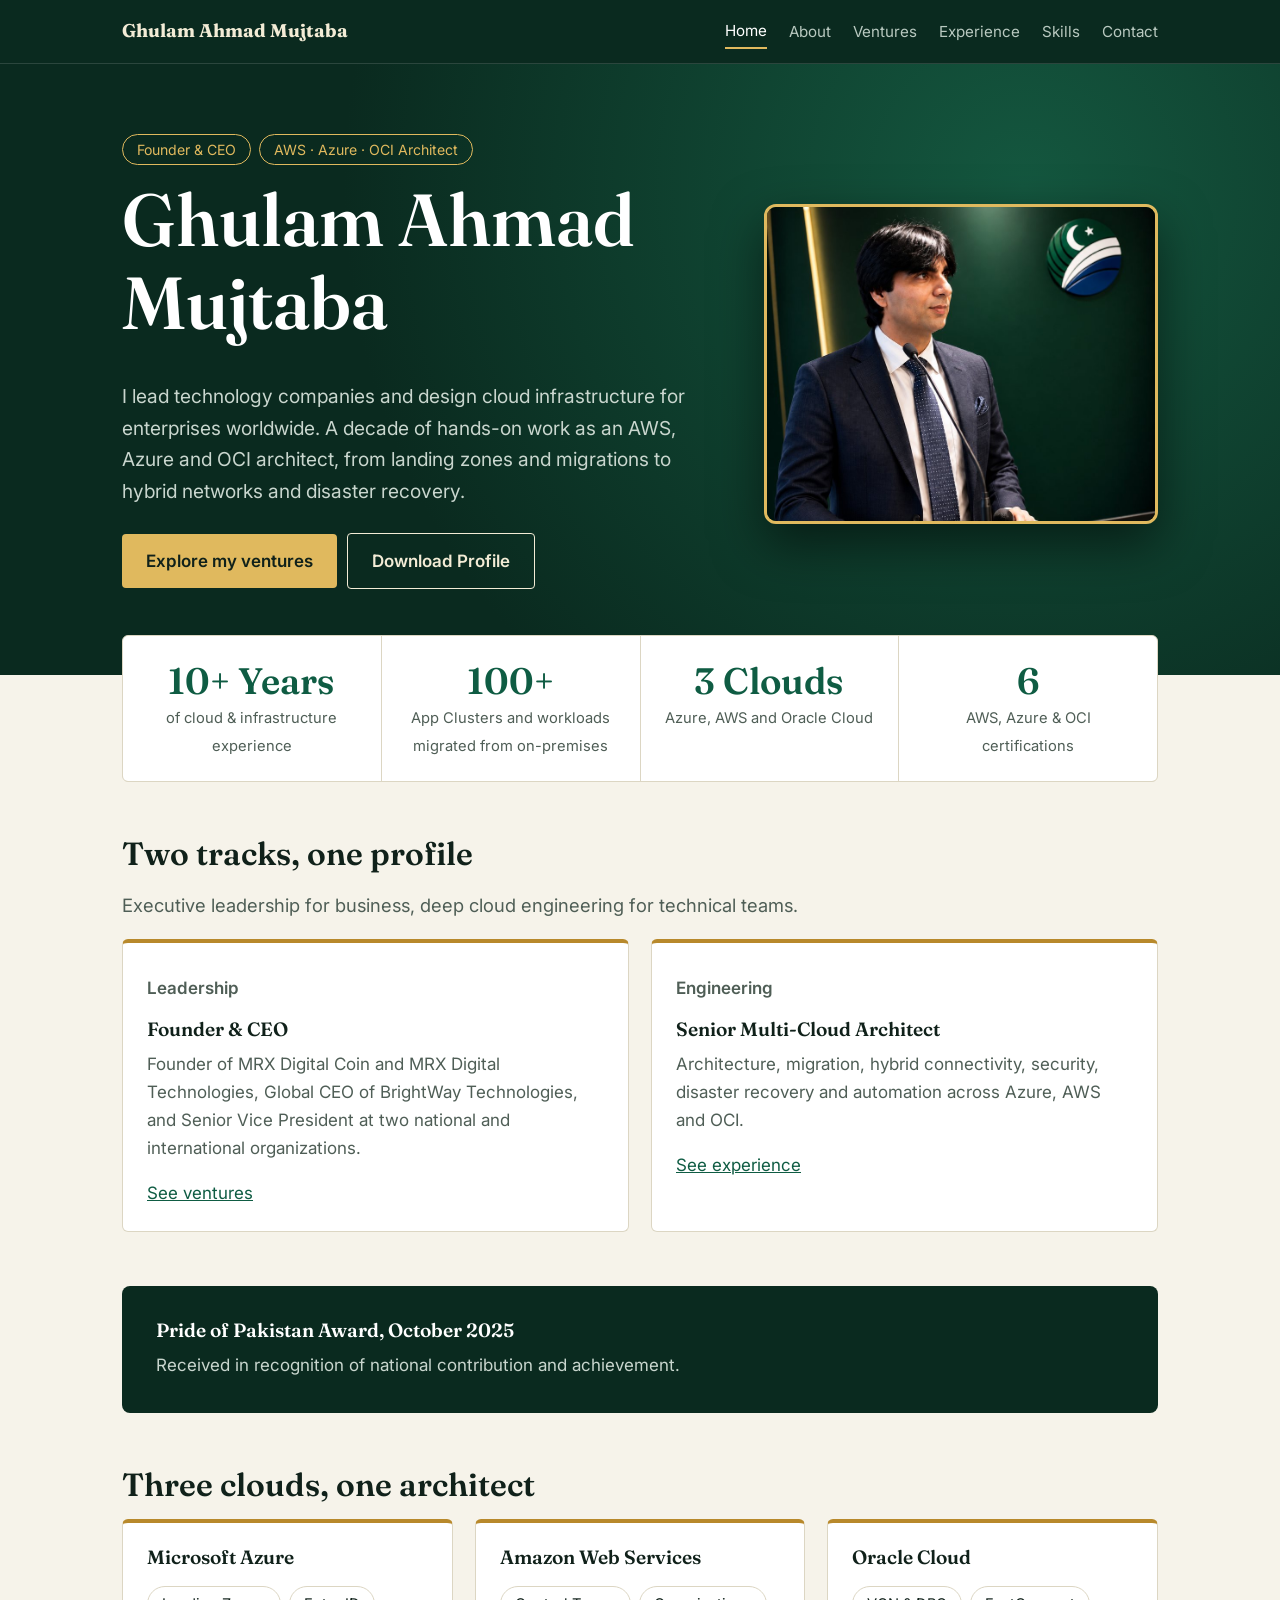
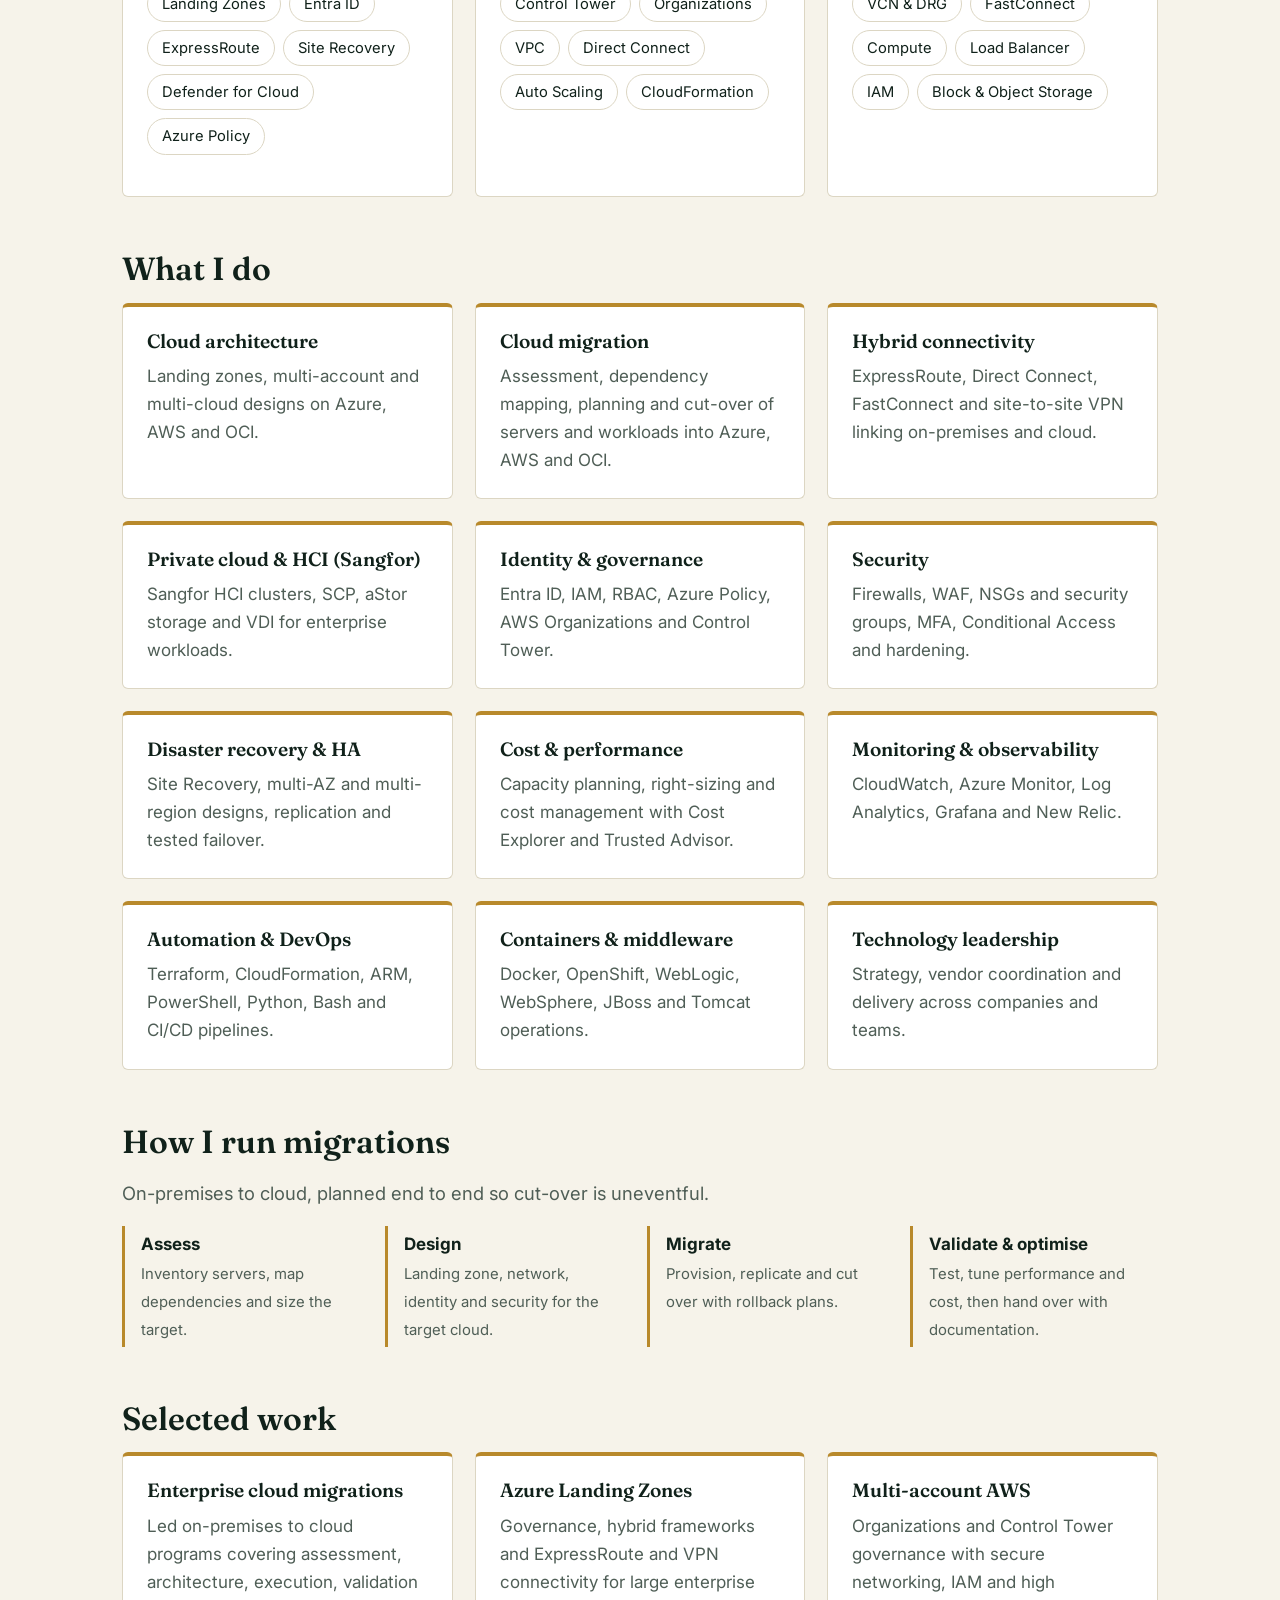
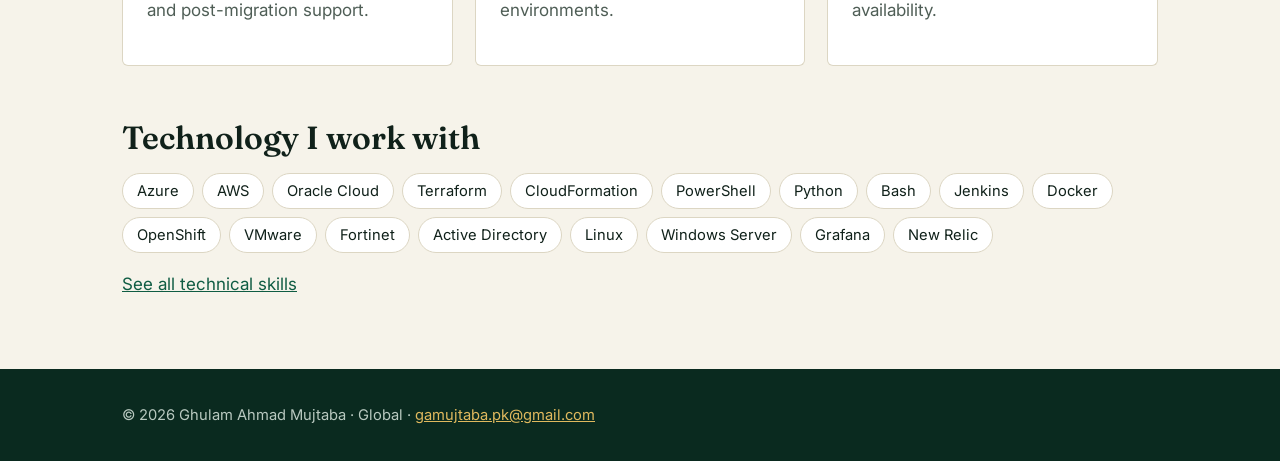
<file: index.html>
<!DOCTYPE html><html lang="en"><head><meta charset="utf-8"><meta name="viewport" content="width=device-width,initial-scale=1,viewport-fit=cover"><link rel="stylesheet" href="https://fonts.googleapis.com/css2?family=Fraunces:wght@600&family=Inter:wght@400;600&display=swap"><title>Home | Ghulam Ahmad Mujtaba</title><meta name="description" content="Ghulam Ahmad Mujtaba: technology founder, CEO and senior multi-cloud and infrastructure engineer."><link rel="stylesheet" href="style.css"></head><body><header><nav><b>Ghulam Ahmad Mujtaba</b><a href="index.html" aria-current=page>Home</a><a href="about.html">About</a><a href="ventures.html">Ventures</a><a href="experience.html">Experience</a><a href="skills.html">Skills</a><a href="contact.html">Contact</a></nav></header><div class="hero"><div class="wrap"><div><span class="tag">Founder &amp; CEO</span><span class="tag">AWS · Azure · OCI Architect</span><h1>Ghulam Ahmad Mujtaba</h1><p class="lead">I lead technology companies and design cloud infrastructure for enterprises worldwide. A decade of hands-on work as an AWS, Azure and OCI architect, from landing zones and migrations to hybrid networks and disaster recovery.</p>
<a class="btn" href="ventures.html">Explore my ventures</a><a class="btn o" href="assets/Mujtaba-Resume.pdf" download>Download Profile</a></div><img src="assets/mujtaba.jpg" alt="Ghulam Ahmad Mujtaba at a podium" width="900" height="900"></div></div>
<div class="wrap"><div class="stats"><div><b>10+ Years</b><span>of cloud &amp; infrastructure experience</span></div><div><b>100+</b><span>App Clusters and workloads migrated from on-premises</span></div><div><b>3 Clouds</b><span>Azure, AWS and Oracle Cloud</span></div><div><b>6</b><span>AWS, Azure &amp; OCI certifications</span></div></div>
<section><h2>Two tracks, one profile</h2><p class="lead">Executive leadership for business, deep cloud engineering for technical teams.</p><div class="grid">
<div class="card"><p class="role">Leadership</p><h3>Founder &amp; CEO</h3><p>Founder of MRX Digital Coin and MRX Digital Technologies, Global CEO of BrightWay Technologies, and Senior Vice President at two national and international organizations.</p><a href="ventures.html">See ventures</a></div>
<div class="card"><p class="role">Engineering</p><h3>Senior Multi-Cloud Architect</h3><p>Architecture, migration, hybrid connectivity, security, disaster recovery and automation across Azure, AWS and OCI.</p><a href="experience.html">See experience</a></div></div></section>
<section style="padding-top:0"><div class="dark"><h3>Pride of Pakistan Award, October 2025</h3><p style="margin:0">Received in recognition of national contribution and achievement.</p></div></section>
<section style="padding-top:0"><h2>Three clouds, one architect</h2><div class="grid"><div class="card"><h3>Microsoft Azure</h3><ul class="t"><li>Landing Zones</li><li>Entra ID</li><li>ExpressRoute</li><li>Site Recovery</li><li>Defender for Cloud</li><li>Azure Policy</li></ul></div><div class="card"><h3>Amazon Web Services</h3><ul class="t"><li>Control Tower</li><li>Organizations</li><li>VPC</li><li>Direct Connect</li><li>Auto Scaling</li><li>CloudFormation</li></ul></div><div class="card"><h3>Oracle Cloud</h3><ul class="t"><li>VCN & DRG</li><li>FastConnect</li><li>Compute</li><li>Load Balancer</li><li>IAM</li><li>Block & Object Storage</li></ul></div></div></section>
<section style="padding-top:0"><h2>What I do</h2><div class="grid"><div class="card"><h3>Cloud architecture</h3><p style="margin-bottom:0">Landing zones, multi-account and multi-cloud designs on Azure, AWS and OCI.</p></div><div class="card"><h3>Cloud migration</h3><p style="margin-bottom:0">Assessment, dependency mapping, planning and cut-over of servers and workloads into Azure, AWS and OCI.</p></div><div class="card"><h3>Hybrid connectivity</h3><p style="margin-bottom:0">ExpressRoute, Direct Connect, FastConnect and site-to-site VPN linking on-premises and cloud.</p></div><div class="card"><h3>Private cloud & HCI (Sangfor)</h3><p style="margin-bottom:0">Sangfor HCI clusters, SCP, aStor storage and VDI for enterprise workloads.</p></div><div class="card"><h3>Identity & governance</h3><p style="margin-bottom:0">Entra ID, IAM, RBAC, Azure Policy, AWS Organizations and Control Tower.</p></div><div class="card"><h3>Security</h3><p style="margin-bottom:0">Firewalls, WAF, NSGs and security groups, MFA, Conditional Access and hardening.</p></div><div class="card"><h3>Disaster recovery & HA</h3><p style="margin-bottom:0">Site Recovery, multi-AZ and multi-region designs, replication and tested failover.</p></div><div class="card"><h3>Cost & performance</h3><p style="margin-bottom:0">Capacity planning, right-sizing and cost management with Cost Explorer and Trusted Advisor.</p></div><div class="card"><h3>Monitoring & observability</h3><p style="margin-bottom:0">CloudWatch, Azure Monitor, Log Analytics, Grafana and New Relic.</p></div><div class="card"><h3>Automation & DevOps</h3><p style="margin-bottom:0">Terraform, CloudFormation, ARM, PowerShell, Python, Bash and CI/CD pipelines.</p></div><div class="card"><h3>Containers & middleware</h3><p style="margin-bottom:0">Docker, OpenShift, WebLogic, WebSphere, JBoss and Tomcat operations.</p></div><div class="card"><h3>Technology leadership</h3><p style="margin-bottom:0">Strategy, vendor coordination and delivery across companies and teams.</p></div></div></section>
<section style="padding-top:0"><h2>How I run migrations</h2><p class="lead">On-premises to cloud, planned end to end so cut-over is uneventful.</p><div class="bar"><div><b>Assess</b><span>Inventory servers, map dependencies and size the target.</span></div><div><b>Design</b><span>Landing zone, network, identity and security for the target cloud.</span></div><div><b>Migrate</b><span>Provision, replicate and cut over with rollback plans.</span></div><div><b>Validate & optimise</b><span>Test, tune performance and cost, then hand over with documentation.</span></div></div></section>
<section style="padding-top:0"><h2>Selected work</h2><div class="grid">
<div class="card"><h3>Enterprise cloud migrations</h3><p>Led on-premises to cloud programs covering assessment, architecture, execution, validation and post-migration support.</p></div>
<div class="card"><h3>Azure Landing Zones</h3><p>Governance, hybrid frameworks and ExpressRoute and VPN connectivity for large enterprise environments.</p></div>
<div class="card"><h3>Multi-account AWS</h3><p>Organizations and Control Tower governance with secure networking, IAM and high availability.</p></div></div></section>
<section style="padding-top:0"><h2>Technology I work with</h2><ul class="t"><li>Azure</li><li>AWS</li><li>Oracle Cloud</li><li>Terraform</li><li>CloudFormation</li><li>PowerShell</li><li>Python</li><li>Bash</li><li>Jenkins</li><li>Docker</li><li>OpenShift</li><li>VMware</li><li>Fortinet</li><li>Active Directory</li><li>Linux</li><li>Windows Server</li><li>Grafana</li><li>New Relic</li></ul><p><a href="skills.html">See all technical skills</a></p></section></div><footer><div class="wrap">© 2026 Ghulam Ahmad Mujtaba · Global · <a href="mailto:gamujtaba.pk@gmail.com">gamujtaba.pk@gmail.com</a></div></footer></body></html>
</file>
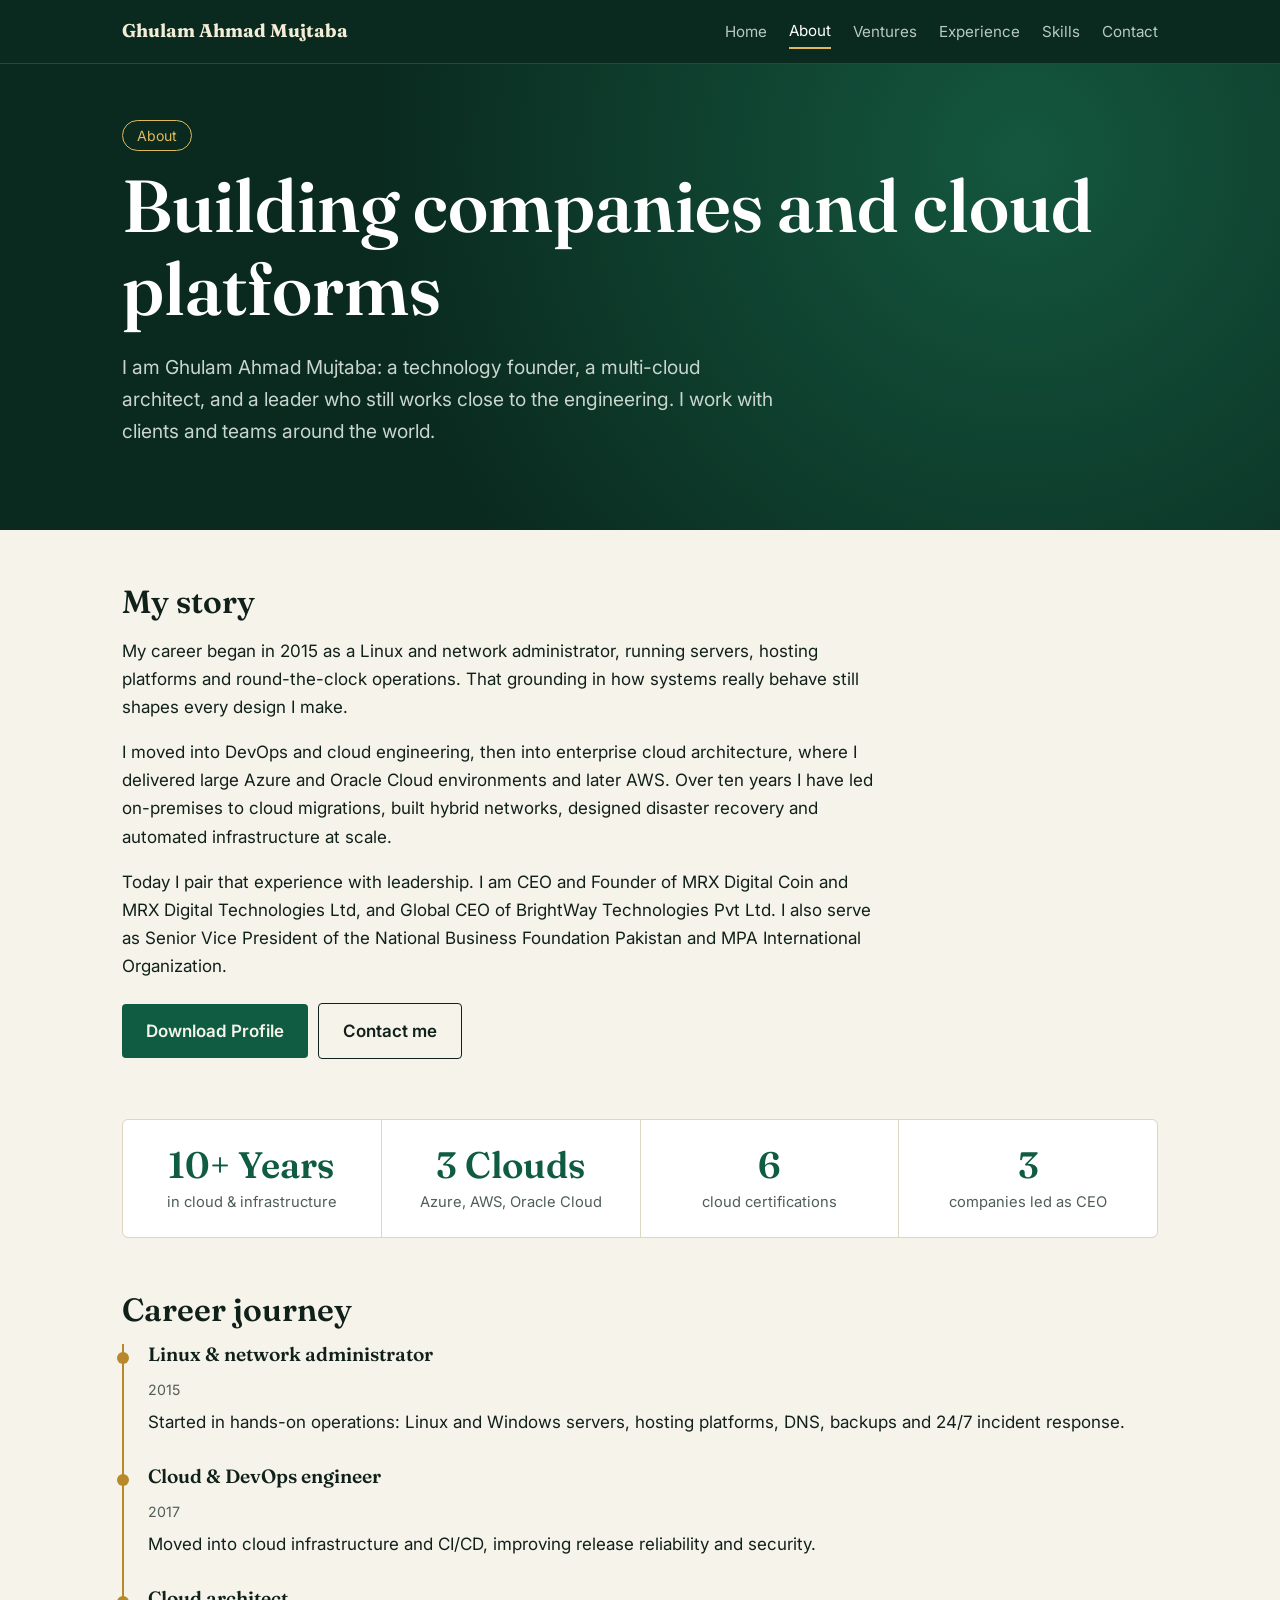
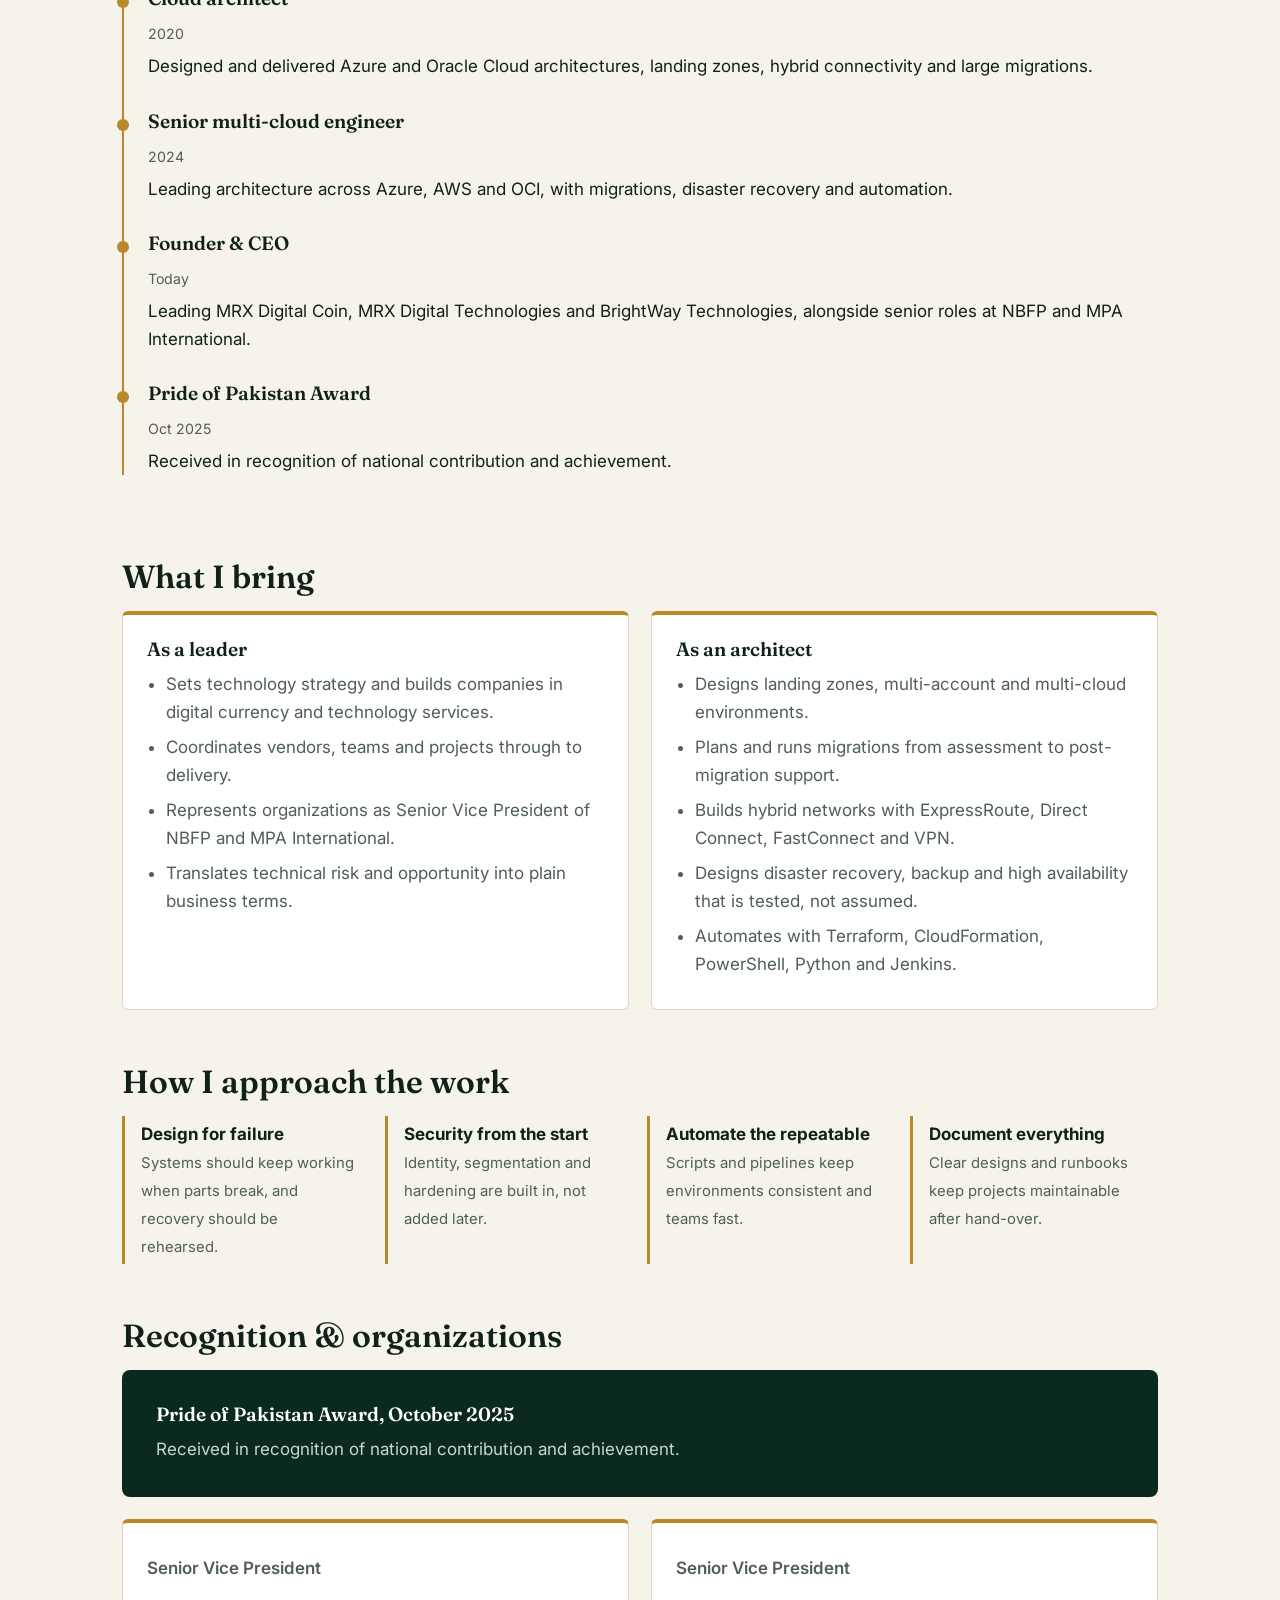
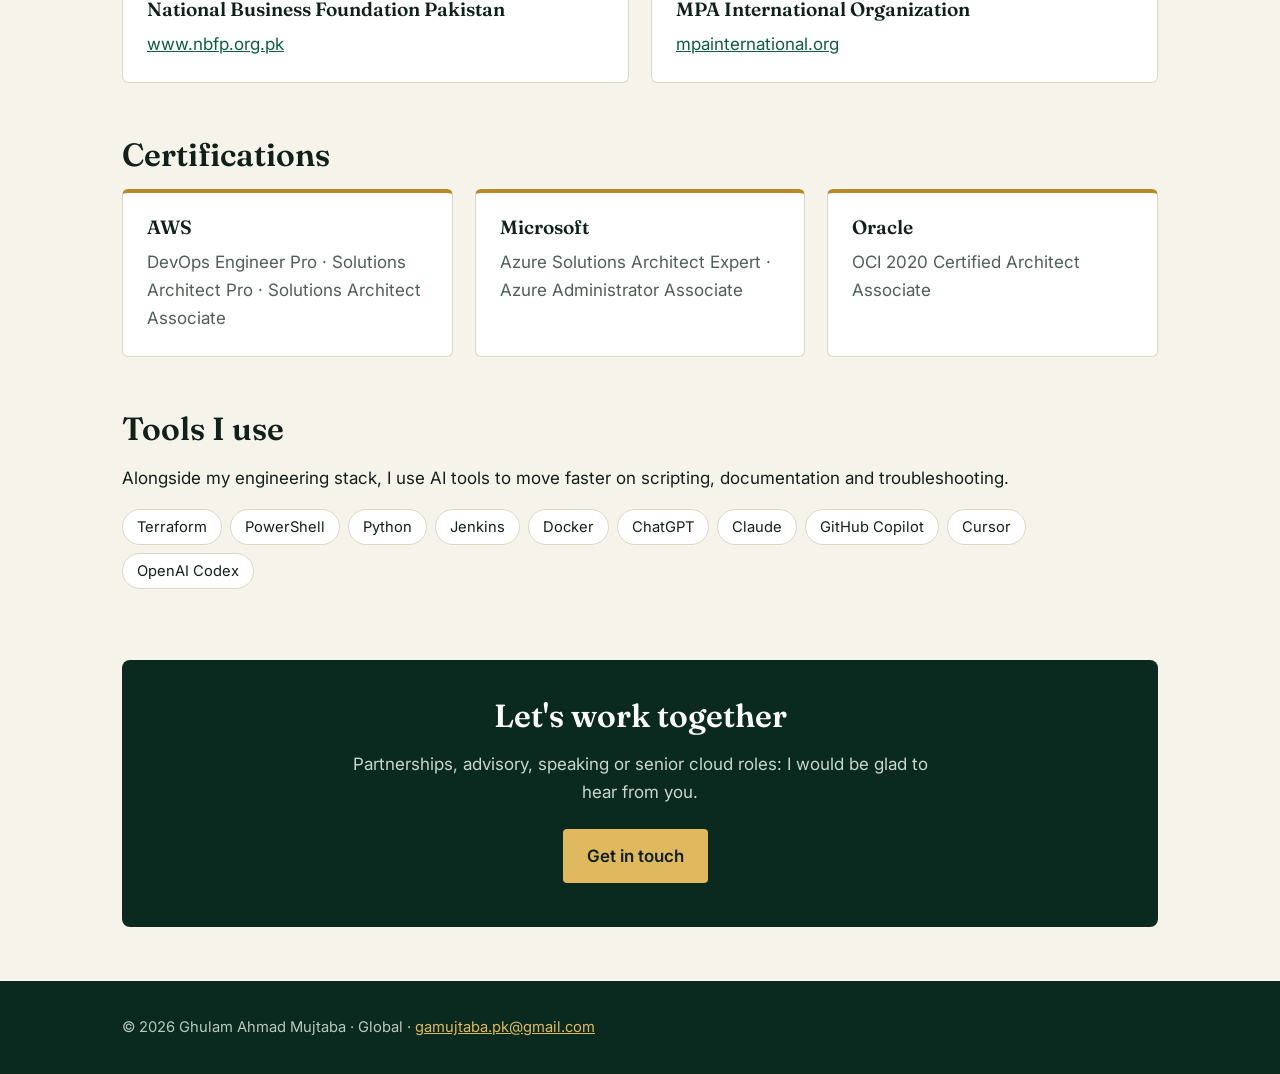
<file: about.html>
<!DOCTYPE html><html lang="en"><head><meta charset="utf-8"><meta name="viewport" content="width=device-width,initial-scale=1,viewport-fit=cover"><link rel="stylesheet" href="https://fonts.googleapis.com/css2?family=Fraunces:wght@600&family=Inter:wght@400;600&display=swap"><title>About | Ghulam Ahmad Mujtaba</title><meta name="description" content="Ghulam Ahmad Mujtaba: technology founder, CEO and senior multi-cloud and infrastructure engineer."><link rel="stylesheet" href="style.css"></head><body><header><nav><b>Ghulam Ahmad Mujtaba</b><a href="index.html">Home</a><a href="about.html" aria-current=page>About</a><a href="ventures.html">Ventures</a><a href="experience.html">Experience</a><a href="skills.html">Skills</a><a href="contact.html">Contact</a></nav></header><div class="hero in"><div class="wrap"><span class="tag">About</span><h1>Building companies and cloud platforms</h1><p class="lead">I am Ghulam Ahmad Mujtaba: a technology founder, a multi-cloud architect, and a leader who still works close to the engineering. I work with clients and teams around the world.</p></div></div>
<div class="wrap"><section><div style="max-width:760px"><h2>My story</h2><p>My career began in 2015 as a Linux and network administrator, running servers, hosting platforms and round-the-clock operations. That grounding in how systems really behave still shapes every design I make.</p>
<p>I moved into DevOps and cloud engineering, then into enterprise cloud architecture, where I delivered large Azure and Oracle Cloud environments and later AWS. Over ten years I have led on-premises to cloud migrations, built hybrid networks, designed disaster recovery and automated infrastructure at scale.</p>
<p>Today I pair that experience with leadership. I am CEO and Founder of MRX Digital Coin and MRX Digital Technologies Ltd, and Global CEO of BrightWay Technologies Pvt Ltd. I also serve as Senior Vice President of the National Business Foundation Pakistan and MPA International Organization.</p>
<a class="btn" style="background:var(--acc);color:var(--bg)" href="assets/Mujtaba-Resume.pdf" download>Download Profile</a><a class="btn o" href="contact.html">Contact me</a></div></section>
<div class="stats" style="margin-top:0"><div><b>10+ Years</b><span>in cloud &amp; infrastructure</span></div><div><b>3 Clouds</b><span>Azure, AWS, Oracle Cloud</span></div><div><b>6</b><span>cloud certifications</span></div><div><b>3</b><span>companies led as CEO</span></div></div>
<section><h2>Career journey</h2><div class="tl"><div><h3>Linux &amp; network administrator</h3><small>2015</small><p style="margin:.3em 0 0">Started in hands-on operations: Linux and Windows servers, hosting platforms, DNS, backups and 24/7 incident response.</p></div><div><h3>Cloud &amp; DevOps engineer</h3><small>2017</small><p style="margin:.3em 0 0">Moved into cloud infrastructure and CI/CD, improving release reliability and security.</p></div><div><h3>Cloud architect</h3><small>2020</small><p style="margin:.3em 0 0">Designed and delivered Azure and Oracle Cloud architectures, landing zones, hybrid connectivity and large migrations.</p></div><div><h3>Senior multi-cloud engineer</h3><small>2024</small><p style="margin:.3em 0 0">Leading architecture across Azure, AWS and OCI, with migrations, disaster recovery and automation.</p></div><div><h3>Founder &amp; CEO</h3><small>Today</small><p style="margin:.3em 0 0">Leading MRX Digital Coin, MRX Digital Technologies and BrightWay Technologies, alongside senior roles at NBFP and MPA International.</p></div><div><h3>Pride of Pakistan Award</h3><small>Oct 2025</small><p style="margin:.3em 0 0">Received in recognition of national contribution and achievement.</p></div></div></section>
<section style="padding-top:0"><h2>What I bring</h2><div class="two"><div class="card"><h3>As a leader</h3><ul><li>Sets technology strategy and builds companies in digital currency and technology services.</li><li>Coordinates vendors, teams and projects through to delivery.</li><li>Represents organizations as Senior Vice President of NBFP and MPA International.</li><li>Translates technical risk and opportunity into plain business terms.</li></ul></div><div class="card"><h3>As an architect</h3><ul><li>Designs landing zones, multi-account and multi-cloud environments.</li><li>Plans and runs migrations from assessment to post-migration support.</li><li>Builds hybrid networks with ExpressRoute, Direct Connect, FastConnect and VPN.</li><li>Designs disaster recovery, backup and high availability that is tested, not assumed.</li><li>Automates with Terraform, CloudFormation, PowerShell, Python and Jenkins.</li></ul></div></div></section>
<section style="padding-top:0"><h2>How I approach the work</h2><div class="bar"><div><b>Design for failure</b><span>Systems should keep working when parts break, and recovery should be rehearsed.</span></div><div><b>Security from the start</b><span>Identity, segmentation and hardening are built in, not added later.</span></div><div><b>Automate the repeatable</b><span>Scripts and pipelines keep environments consistent and teams fast.</span></div><div><b>Document everything</b><span>Clear designs and runbooks keep projects maintainable after hand-over.</span></div></div></section>
<section style="padding-top:0"><h2>Recognition &amp; organizations</h2><div class="dark" style="margin-bottom:22px"><h3>Pride of Pakistan Award, October 2025</h3><p style="margin:0">Received in recognition of national contribution and achievement.</p></div><div class="grid"><div class="card"><p class="role">Senior Vice President</p><h3>National Business Foundation Pakistan</h3><a href="https://www.nbfp.org.pk/" target="_blank" rel="noopener">www.nbfp.org.pk</a></div><div class="card"><p class="role">Senior Vice President</p><h3>MPA International Organization</h3><a href="https://mpainternational.org/" target="_blank" rel="noopener">mpainternational.org</a></div></div></section>
<section style="padding-top:0"><h2>Certifications</h2><div class="grid"><div class="card"><h3>AWS</h3><p style="margin-bottom:0">DevOps Engineer Pro · Solutions Architect Pro · Solutions Architect Associate</p></div><div class="card"><h3>Microsoft</h3><p style="margin-bottom:0">Azure Solutions Architect Expert · Azure Administrator Associate</p></div><div class="card"><h3>Oracle</h3><p style="margin-bottom:0">OCI 2020 Certified Architect Associate</p></div></div></section>
<section style="padding-top:0"><h2>Tools I use</h2><p>Alongside my engineering stack, I use AI tools to move faster on scripting, documentation and troubleshooting.</p><ul class="t"><li>Terraform</li><li>PowerShell</li><li>Python</li><li>Jenkins</li><li>Docker</li><li>ChatGPT</li><li>Claude</li><li>GitHub Copilot</li><li>Cursor</li><li>OpenAI Codex</li></ul></section>
<section style="padding-top:0"><div class="cta"><h2>Let's work together</h2><p>Partnerships, advisory, speaking or senior cloud roles: I would be glad to hear from you.</p><a class="btn" href="contact.html">Get in touch</a></div></section></div><footer><div class="wrap">© 2026 Ghulam Ahmad Mujtaba · Global · <a href="mailto:gamujtaba.pk@gmail.com">gamujtaba.pk@gmail.com</a></div></footer></body></html>
</file>
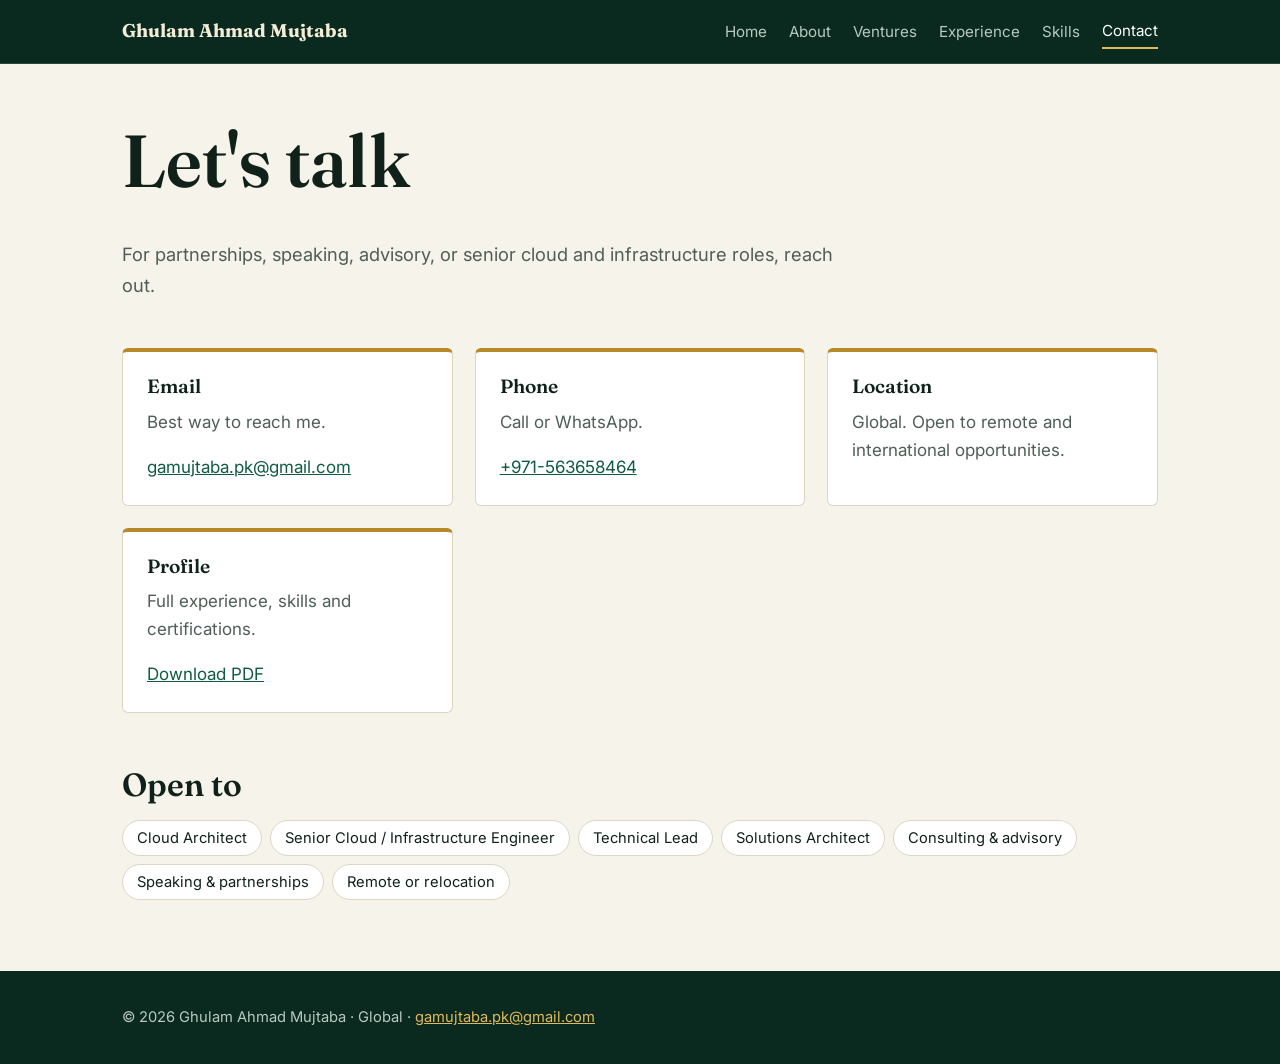
<file: contact.html>
<!DOCTYPE html><html lang="en"><head><meta charset="utf-8"><meta name="viewport" content="width=device-width,initial-scale=1,viewport-fit=cover"><link rel="stylesheet" href="https://fonts.googleapis.com/css2?family=Fraunces:wght@600&family=Inter:wght@400;600&display=swap"><title>Contact | Ghulam Ahmad Mujtaba</title><meta name="description" content="Ghulam Ahmad Mujtaba: technology founder, CEO and senior multi-cloud and infrastructure engineer."><link rel="stylesheet" href="style.css"></head><body><header><nav><b>Ghulam Ahmad Mujtaba</b><a href="index.html">Home</a><a href="about.html">About</a><a href="ventures.html">Ventures</a><a href="experience.html">Experience</a><a href="skills.html">Skills</a><a href="contact.html" aria-current=page>Contact</a></nav></header><div class="wrap"><div class="ph"><h1>Let's talk</h1><p class="lead">For partnerships, speaking, advisory, or senior cloud and infrastructure roles, reach out.</p></div><section style="padding-top:20px"><div class="grid">
<div class="card"><h3>Email</h3><p>Best way to reach me.</p><a href="mailto:gamujtaba.pk@gmail.com">gamujtaba.pk@gmail.com</a></div>
<div class="card"><h3>Phone</h3><p>Call or WhatsApp.</p><a href="tel:+971563658464">+971-563658464</a></div>
<div class="card"><h3>Location</h3><p>Global. Open to remote and international opportunities.</p></div>
<div class="card"><h3>Profile</h3><p>Full experience, skills and certifications.</p><a href="assets/Mujtaba-Resume.pdf" download>Download PDF</a></div></div></section>
<section style="padding-top:0"><h2>Open to</h2><ul class="t"><li>Cloud Architect</li><li>Senior Cloud / Infrastructure Engineer</li><li>Technical Lead</li><li>Solutions Architect</li><li>Consulting & advisory</li><li>Speaking & partnerships</li><li>Remote or relocation</li></ul></section></div><footer><div class="wrap">© 2026 Ghulam Ahmad Mujtaba · Global · <a href="mailto:gamujtaba.pk@gmail.com">gamujtaba.pk@gmail.com</a></div></footer></body></html>
</file>
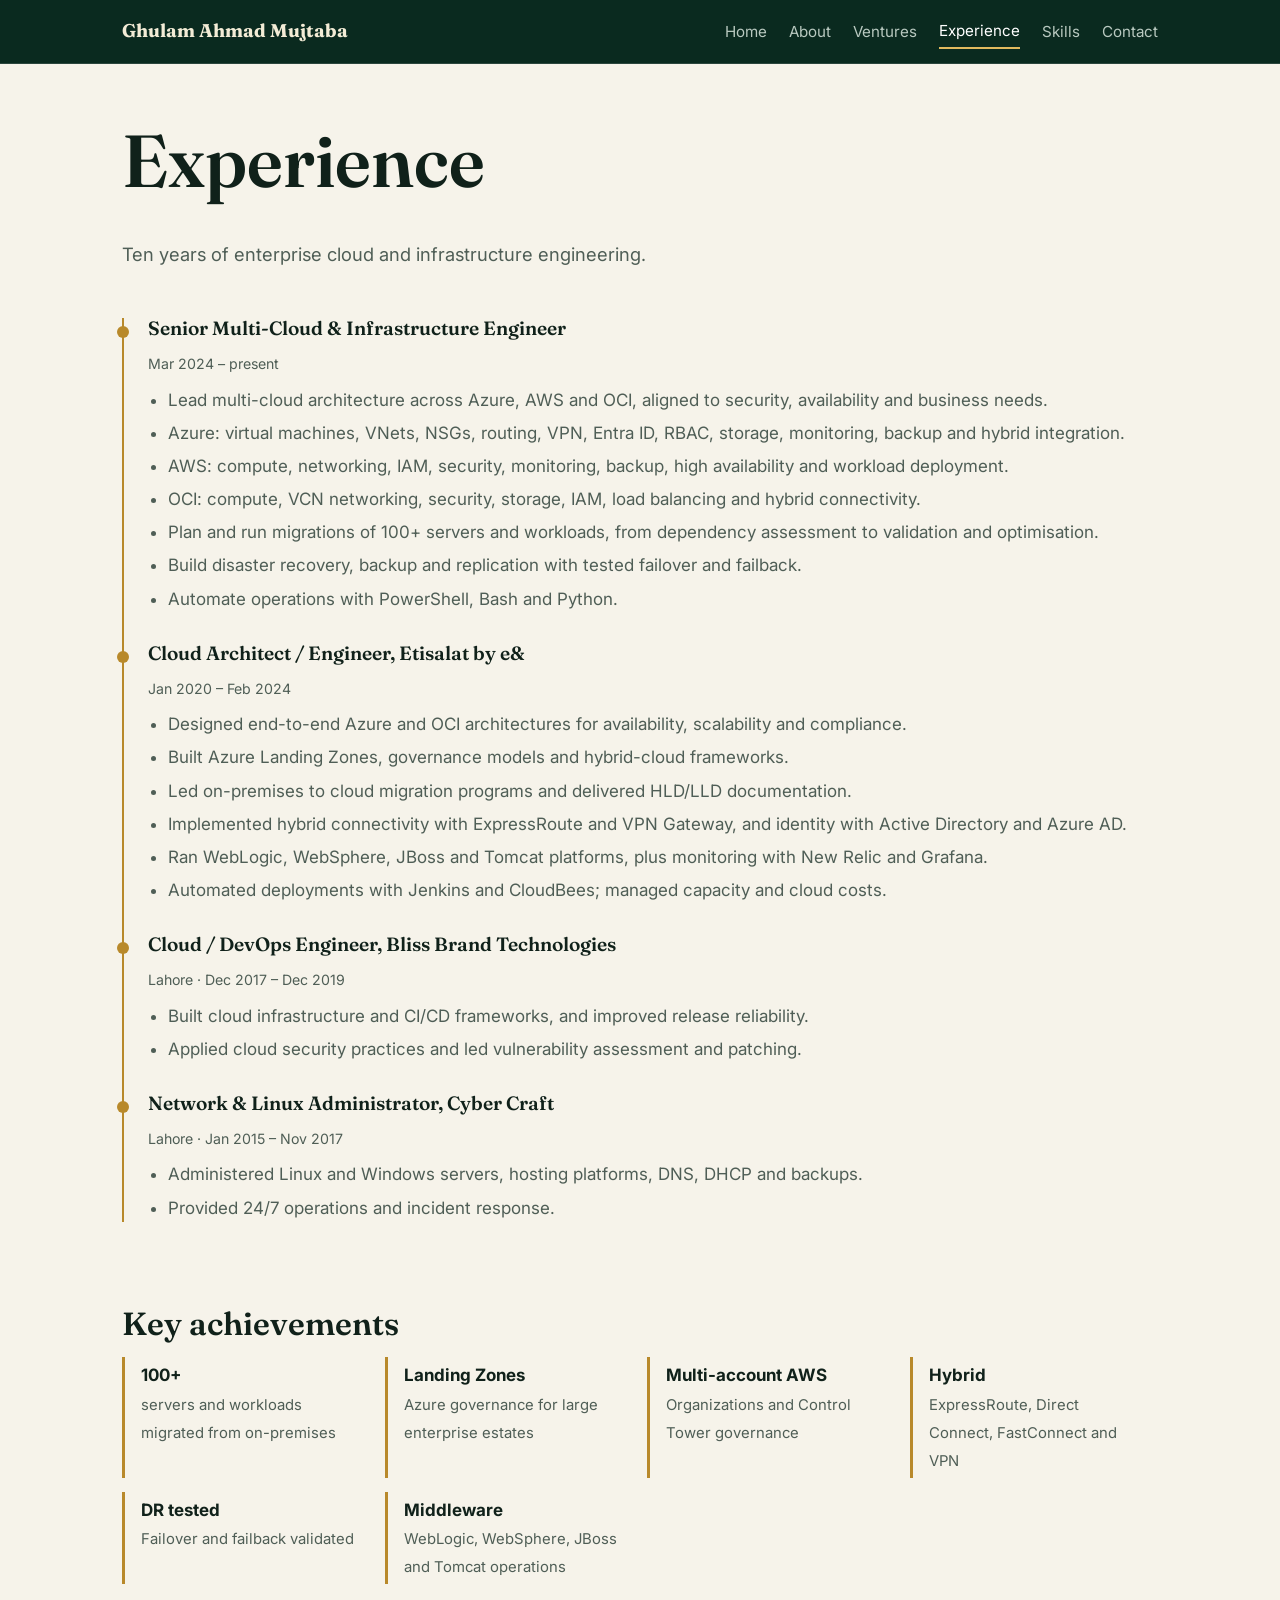
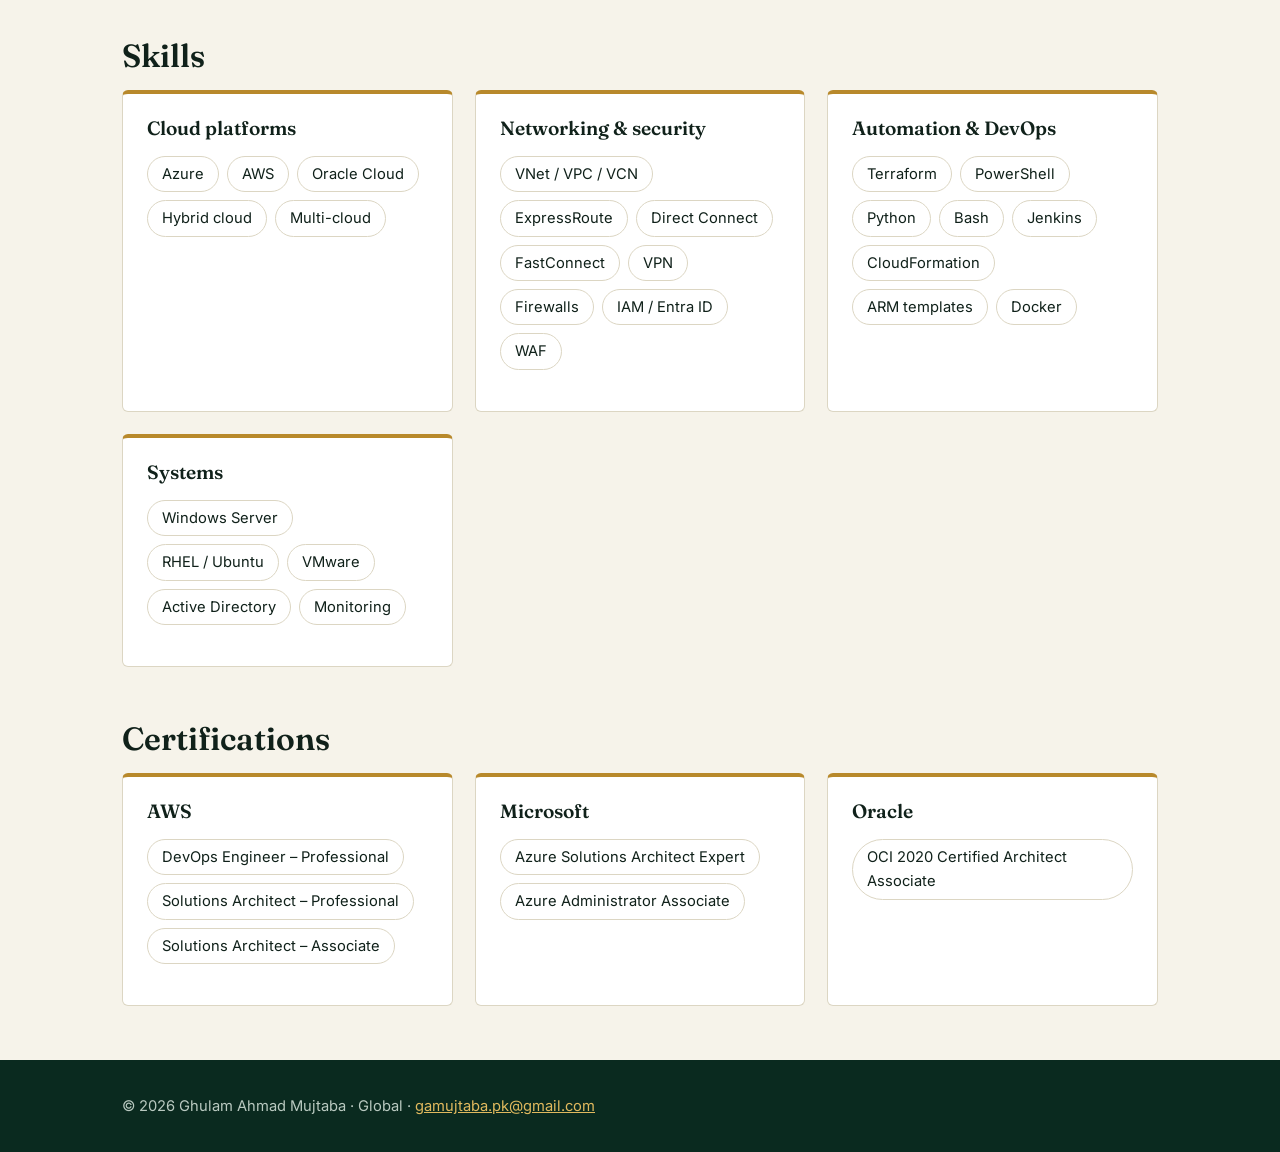
<file: experience.html>
<!DOCTYPE html><html lang="en"><head><meta charset="utf-8"><meta name="viewport" content="width=device-width,initial-scale=1,viewport-fit=cover"><link rel="stylesheet" href="https://fonts.googleapis.com/css2?family=Fraunces:wght@600&family=Inter:wght@400;600&display=swap"><title>Experience | Ghulam Ahmad Mujtaba</title><meta name="description" content="Ghulam Ahmad Mujtaba: technology founder, CEO and senior multi-cloud and infrastructure engineer."><link rel="stylesheet" href="style.css"></head><body><header><nav><b>Ghulam Ahmad Mujtaba</b><a href="index.html">Home</a><a href="about.html">About</a><a href="ventures.html">Ventures</a><a href="experience.html" aria-current=page>Experience</a><a href="skills.html">Skills</a><a href="contact.html">Contact</a></nav></header><div class="wrap"><div class="ph"><h1>Experience</h1><p class="lead">Ten years of enterprise cloud and infrastructure engineering.</p></div><section style="padding-top:20px"><div class="tl"><div><h3>Senior Multi-Cloud &amp; Infrastructure Engineer</h3><small>Mar 2024 – present</small><ul><li>Lead multi-cloud architecture across Azure, AWS and OCI, aligned to security, availability and business needs.</li><li>Azure: virtual machines, VNets, NSGs, routing, VPN, Entra ID, RBAC, storage, monitoring, backup and hybrid integration.</li><li>AWS: compute, networking, IAM, security, monitoring, backup, high availability and workload deployment.</li><li>OCI: compute, VCN networking, security, storage, IAM, load balancing and hybrid connectivity.</li><li>Plan and run migrations of 100+ servers and workloads, from dependency assessment to validation and optimisation.</li><li>Build disaster recovery, backup and replication with tested failover and failback.</li><li>Automate operations with PowerShell, Bash and Python.</li></ul></div><div><h3>Cloud Architect / Engineer, Etisalat by e&amp;</h3><small>Jan 2020 – Feb 2024</small><ul><li>Designed end-to-end Azure and OCI architectures for availability, scalability and compliance.</li><li>Built Azure Landing Zones, governance models and hybrid-cloud frameworks.</li><li>Led on-premises to cloud migration programs and delivered HLD/LLD documentation.</li><li>Implemented hybrid connectivity with ExpressRoute and VPN Gateway, and identity with Active Directory and Azure AD.</li><li>Ran WebLogic, WebSphere, JBoss and Tomcat platforms, plus monitoring with New Relic and Grafana.</li><li>Automated deployments with Jenkins and CloudBees; managed capacity and cloud costs.</li></ul></div><div><h3>Cloud / DevOps Engineer, Bliss Brand Technologies</h3><small>Lahore · Dec 2017 – Dec 2019</small><ul><li>Built cloud infrastructure and CI/CD frameworks, and improved release reliability.</li><li>Applied cloud security practices and led vulnerability assessment and patching.</li></ul></div><div><h3>Network &amp; Linux Administrator, Cyber Craft</h3><small>Lahore · Jan 2015 – Nov 2017</small><ul><li>Administered Linux and Windows servers, hosting platforms, DNS, DHCP and backups.</li><li>Provided 24/7 operations and incident response.</li></ul></div></div></section>
<section style="padding-top:0"><h2>Key achievements</h2><div class="bar"><div><b>100+</b><span>servers and workloads migrated from on-premises</span></div><div><b>Landing Zones</b><span>Azure governance for large enterprise estates</span></div><div><b>Multi-account AWS</b><span>Organizations and Control Tower governance</span></div><div><b>Hybrid</b><span>ExpressRoute, Direct Connect, FastConnect and VPN</span></div><div><b>DR tested</b><span>Failover and failback validated</span></div><div><b>Middleware</b><span>WebLogic, WebSphere, JBoss and Tomcat operations</span></div></div></section><section style="padding-top:0"><h2>Skills</h2><div class="grid"><div class="card"><h3>Cloud platforms</h3><ul class="t"><li>Azure</li><li>AWS</li><li>Oracle Cloud</li><li>Hybrid cloud</li><li>Multi-cloud</li></ul></div><div class="card"><h3>Networking &amp; security</h3><ul class="t"><li>VNet / VPC / VCN</li><li>ExpressRoute</li><li>Direct Connect</li><li>FastConnect</li><li>VPN</li><li>Firewalls</li><li>IAM / Entra ID</li><li>WAF</li></ul></div><div class="card"><h3>Automation &amp; DevOps</h3><ul class="t"><li>Terraform</li><li>PowerShell</li><li>Python</li><li>Bash</li><li>Jenkins</li><li>CloudFormation</li><li>ARM templates</li><li>Docker</li></ul></div><div class="card"><h3>Systems</h3><ul class="t"><li>Windows Server</li><li>RHEL / Ubuntu</li><li>VMware</li><li>Active Directory</li><li>Monitoring</li></ul></div></div></section><section style="padding-top:0"><h2>Certifications</h2><div class="grid"><div class="card"><h3>AWS</h3><ul class="t"><li>DevOps Engineer – Professional</li><li>Solutions Architect – Professional</li><li>Solutions Architect – Associate</li></ul></div><div class="card"><h3>Microsoft</h3><ul class="t"><li>Azure Solutions Architect Expert</li><li>Azure Administrator Associate</li></ul></div><div class="card"><h3>Oracle</h3><ul class="t"><li>OCI 2020 Certified Architect Associate</li></ul></div></div></section></div><footer><div class="wrap">© 2026 Ghulam Ahmad Mujtaba · Global · <a href="mailto:gamujtaba.pk@gmail.com">gamujtaba.pk@gmail.com</a></div></footer></body></html>
</file>
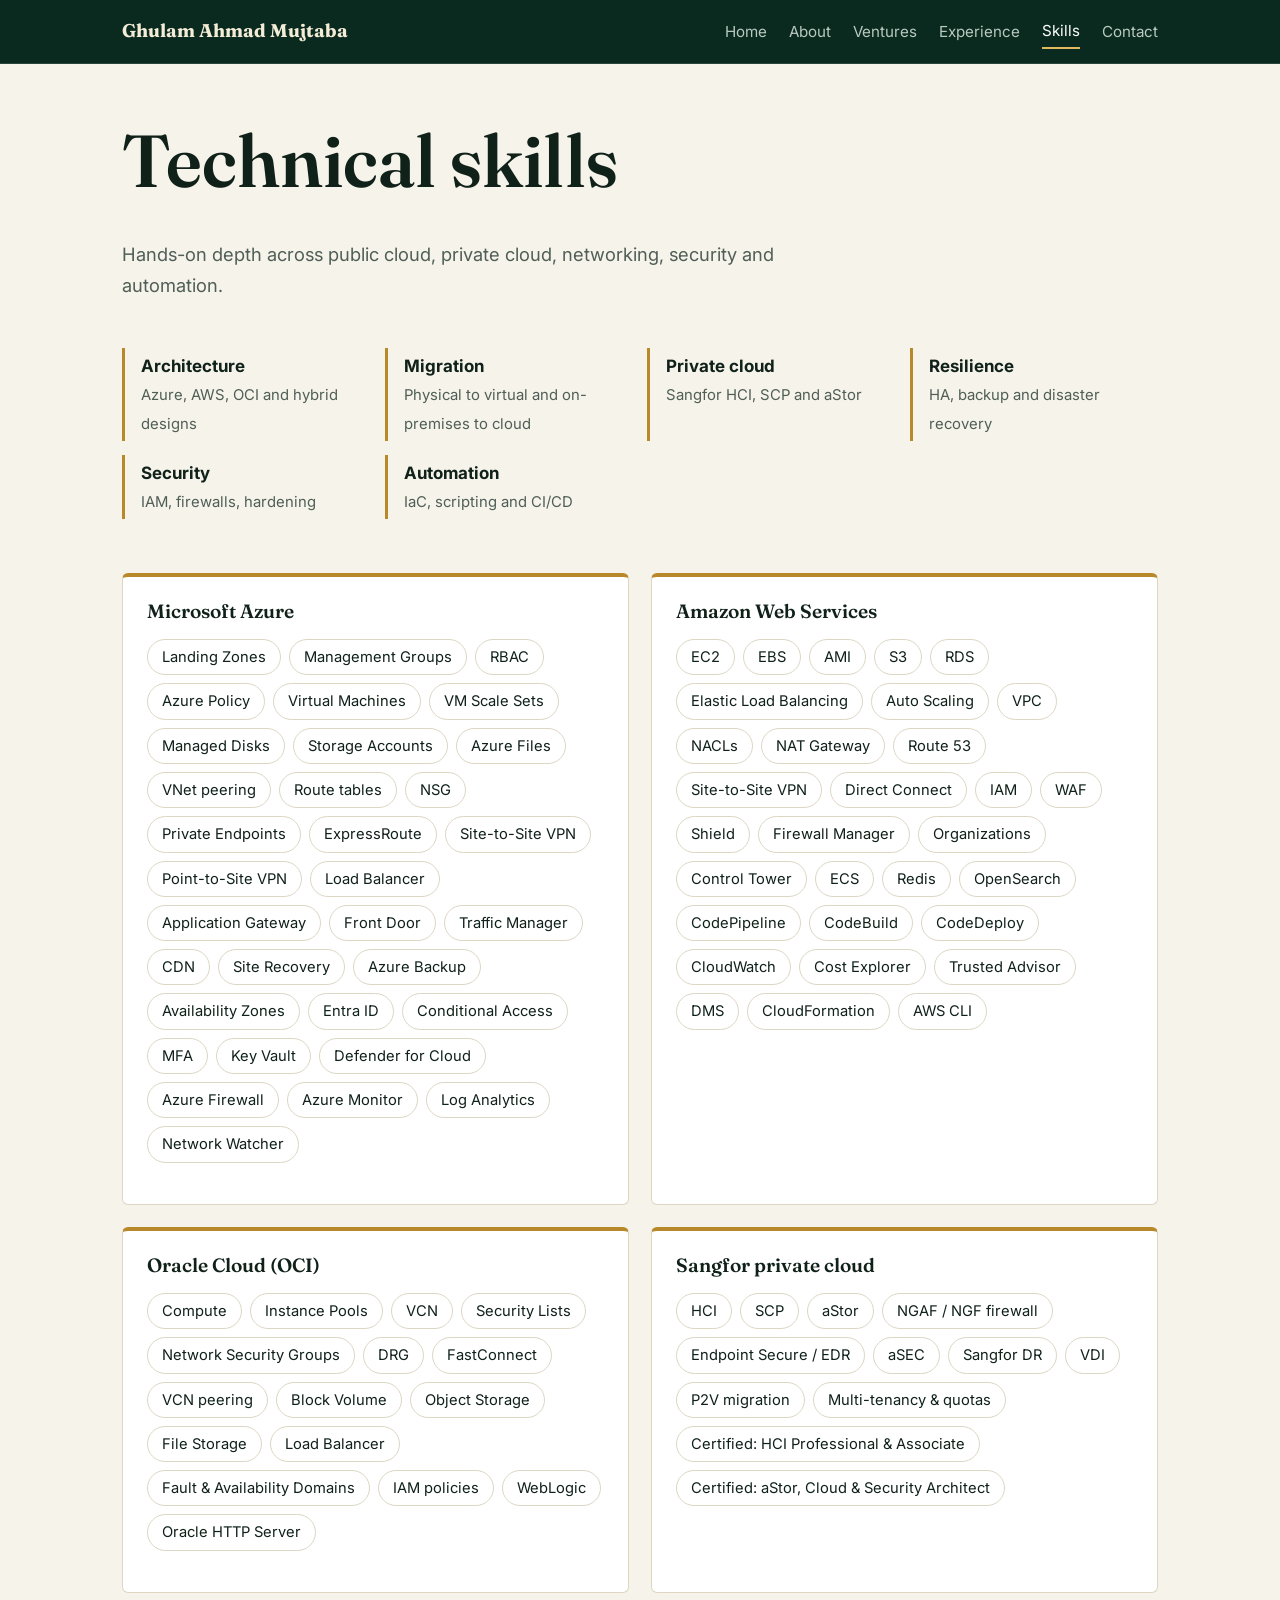
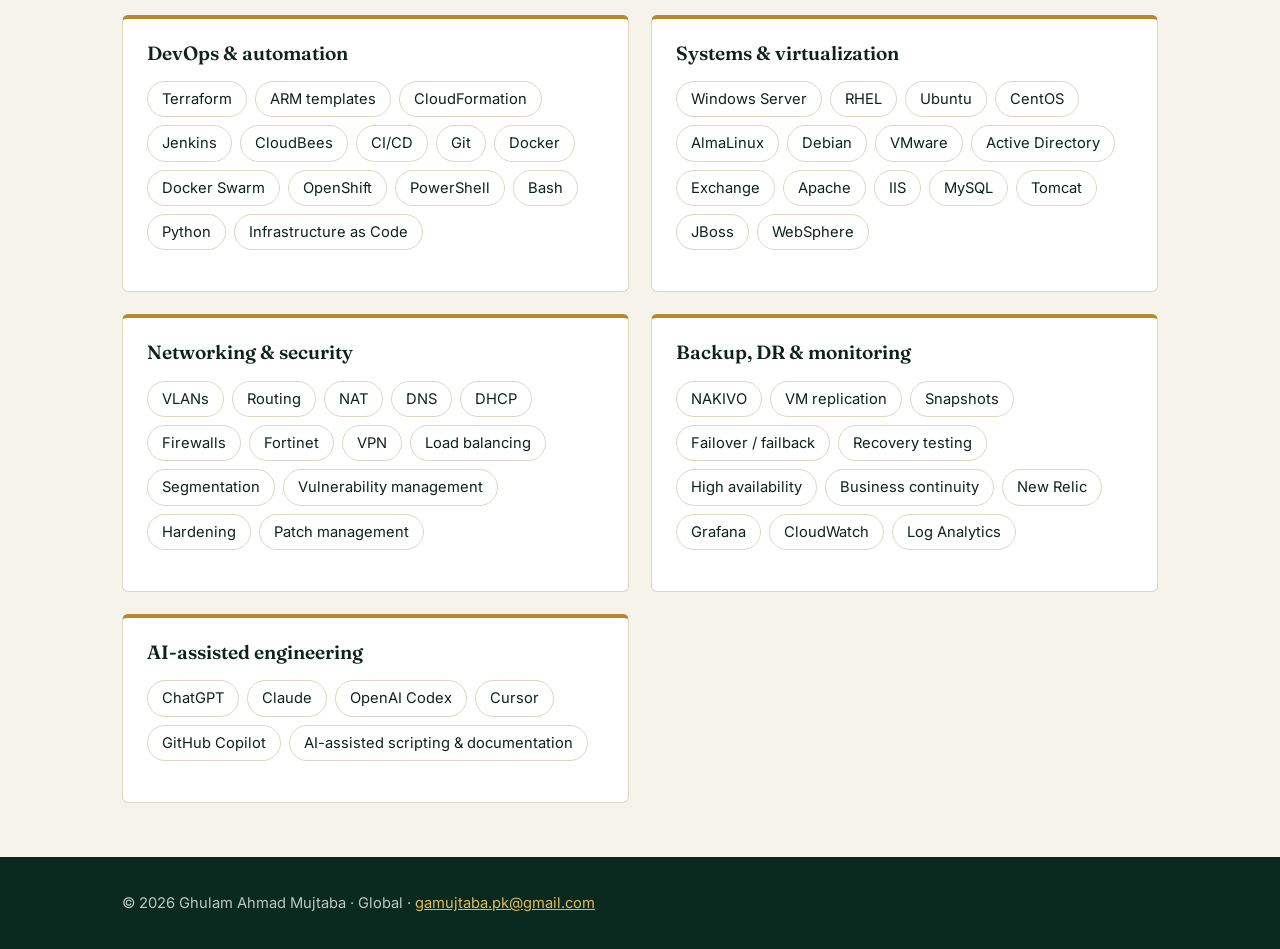
<file: skills.html>
<!DOCTYPE html><html lang="en"><head><meta charset="utf-8"><meta name="viewport" content="width=device-width,initial-scale=1,viewport-fit=cover"><link rel="stylesheet" href="https://fonts.googleapis.com/css2?family=Fraunces:wght@600&family=Inter:wght@400;600&display=swap"><title>Skills | Ghulam Ahmad Mujtaba</title><meta name="description" content="Ghulam Ahmad Mujtaba: technology founder, CEO and senior multi-cloud and infrastructure engineer."><link rel="stylesheet" href="style.css"></head><body><header><nav><b>Ghulam Ahmad Mujtaba</b><a href="index.html">Home</a><a href="about.html">About</a><a href="ventures.html">Ventures</a><a href="experience.html">Experience</a><a href="skills.html" aria-current=page>Skills</a><a href="contact.html">Contact</a></nav></header><div class="wrap"><div class="ph"><h1>Technical skills</h1><p class="lead">Hands-on depth across public cloud, private cloud, networking, security and automation.</p></div><section style="padding-top:20px"><div class="bar"><div><b>Architecture</b><span>Azure, AWS, OCI and hybrid designs</span></div><div><b>Migration</b><span>Physical to virtual and on-premises to cloud</span></div><div><b>Private cloud</b><span>Sangfor HCI, SCP and aStor</span></div><div><b>Resilience</b><span>HA, backup and disaster recovery</span></div><div><b>Security</b><span>IAM, firewalls, hardening</span></div><div><b>Automation</b><span>IaC, scripting and CI/CD</span></div></div></section><section style="padding-top:0"><div class="grid" style="grid-template-columns:repeat(auto-fit,minmax(340px,1fr))"><div class="card"><h3>Microsoft Azure</h3><ul class="t"><li>Landing Zones</li><li>Management Groups</li><li>RBAC</li><li>Azure Policy</li><li>Virtual Machines</li><li>VM Scale Sets</li><li>Managed Disks</li><li>Storage Accounts</li><li>Azure Files</li><li>VNet peering</li><li>Route tables</li><li>NSG</li><li>Private Endpoints</li><li>ExpressRoute</li><li>Site-to-Site VPN</li><li>Point-to-Site VPN</li><li>Load Balancer</li><li>Application Gateway</li><li>Front Door</li><li>Traffic Manager</li><li>CDN</li><li>Site Recovery</li><li>Azure Backup</li><li>Availability Zones</li><li>Entra ID</li><li>Conditional Access</li><li>MFA</li><li>Key Vault</li><li>Defender for Cloud</li><li>Azure Firewall</li><li>Azure Monitor</li><li>Log Analytics</li><li>Network Watcher</li></ul></div><div class="card"><h3>Amazon Web Services</h3><ul class="t"><li>EC2</li><li>EBS</li><li>AMI</li><li>S3</li><li>RDS</li><li>Elastic Load Balancing</li><li>Auto Scaling</li><li>VPC</li><li>NACLs</li><li>NAT Gateway</li><li>Route 53</li><li>Site-to-Site VPN</li><li>Direct Connect</li><li>IAM</li><li>WAF</li><li>Shield</li><li>Firewall Manager</li><li>Organizations</li><li>Control Tower</li><li>ECS</li><li>Redis</li><li>OpenSearch</li><li>CodePipeline</li><li>CodeBuild</li><li>CodeDeploy</li><li>CloudWatch</li><li>Cost Explorer</li><li>Trusted Advisor</li><li>DMS</li><li>CloudFormation</li><li>AWS CLI</li></ul></div><div class="card"><h3>Oracle Cloud (OCI)</h3><ul class="t"><li>Compute</li><li>Instance Pools</li><li>VCN</li><li>Security Lists</li><li>Network Security Groups</li><li>DRG</li><li>FastConnect</li><li>VCN peering</li><li>Block Volume</li><li>Object Storage</li><li>File Storage</li><li>Load Balancer</li><li>Fault &amp; Availability Domains</li><li>IAM policies</li><li>WebLogic</li><li>Oracle HTTP Server</li></ul></div><div class="card"><h3>Sangfor private cloud</h3><ul class="t"><li>HCI</li><li>SCP</li><li>aStor</li><li>NGAF / NGF firewall</li><li>Endpoint Secure / EDR</li><li>aSEC</li><li>Sangfor DR</li><li>VDI</li><li>P2V migration</li><li>Multi-tenancy &amp; quotas</li><li>Certified: HCI Professional &amp; Associate</li><li>Certified: aStor, Cloud &amp; Security Architect</li></ul></div><div class="card"><h3>DevOps &amp; automation</h3><ul class="t"><li>Terraform</li><li>ARM templates</li><li>CloudFormation</li><li>Jenkins</li><li>CloudBees</li><li>CI/CD</li><li>Git</li><li>Docker</li><li>Docker Swarm</li><li>OpenShift</li><li>PowerShell</li><li>Bash</li><li>Python</li><li>Infrastructure as Code</li></ul></div><div class="card"><h3>Systems &amp; virtualization</h3><ul class="t"><li>Windows Server</li><li>RHEL</li><li>Ubuntu</li><li>CentOS</li><li>AlmaLinux</li><li>Debian</li><li>VMware</li><li>Active Directory</li><li>Exchange</li><li>Apache</li><li>IIS</li><li>MySQL</li><li>Tomcat</li><li>JBoss</li><li>WebSphere</li></ul></div><div class="card"><h3>Networking &amp; security</h3><ul class="t"><li>VLANs</li><li>Routing</li><li>NAT</li><li>DNS</li><li>DHCP</li><li>Firewalls</li><li>Fortinet</li><li>VPN</li><li>Load balancing</li><li>Segmentation</li><li>Vulnerability management</li><li>Hardening</li><li>Patch management</li></ul></div><div class="card"><h3>Backup, DR &amp; monitoring</h3><ul class="t"><li>NAKIVO</li><li>VM replication</li><li>Snapshots</li><li>Failover / failback</li><li>Recovery testing</li><li>High availability</li><li>Business continuity</li><li>New Relic</li><li>Grafana</li><li>CloudWatch</li><li>Log Analytics</li></ul></div><div class="card"><h3>AI-assisted engineering</h3><ul class="t"><li>ChatGPT</li><li>Claude</li><li>OpenAI Codex</li><li>Cursor</li><li>GitHub Copilot</li><li>AI-assisted scripting &amp; documentation</li></ul></div></div></section></div><footer><div class="wrap">© 2026 Ghulam Ahmad Mujtaba · Global · <a href="mailto:gamujtaba.pk@gmail.com">gamujtaba.pk@gmail.com</a></div></footer></body></html>
</file>
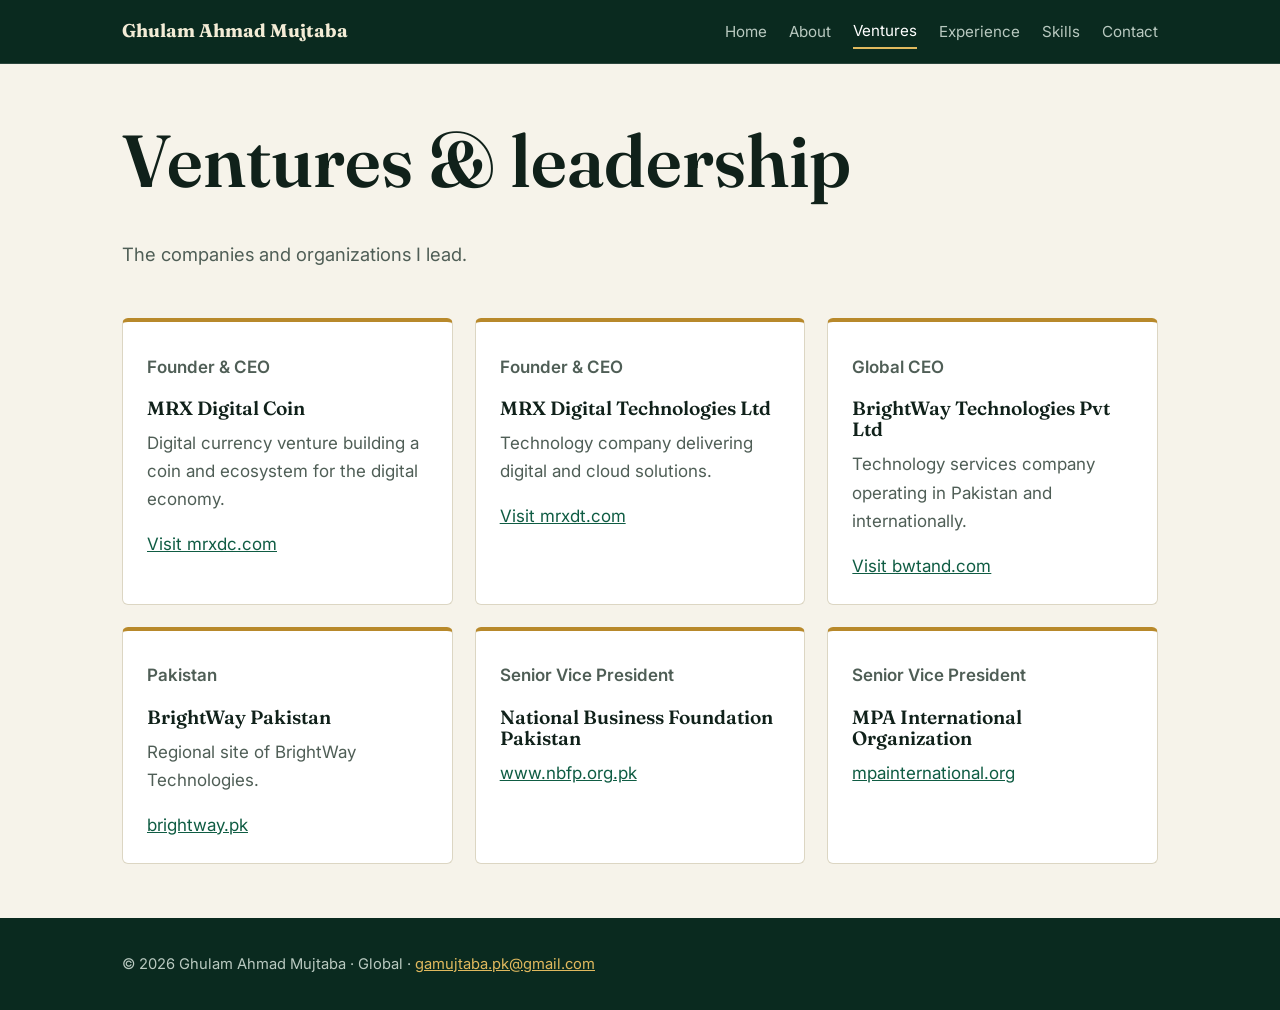
<file: ventures.html>
<!DOCTYPE html><html lang="en"><head><meta charset="utf-8"><meta name="viewport" content="width=device-width,initial-scale=1,viewport-fit=cover"><link rel="stylesheet" href="https://fonts.googleapis.com/css2?family=Fraunces:wght@600&family=Inter:wght@400;600&display=swap"><title>Ventures | Ghulam Ahmad Mujtaba</title><meta name="description" content="Ghulam Ahmad Mujtaba: technology founder, CEO and senior multi-cloud and infrastructure engineer."><link rel="stylesheet" href="style.css"></head><body><header><nav><b>Ghulam Ahmad Mujtaba</b><a href="index.html">Home</a><a href="about.html">About</a><a href="ventures.html" aria-current=page>Ventures</a><a href="experience.html">Experience</a><a href="skills.html">Skills</a><a href="contact.html">Contact</a></nav></header><div class="wrap"><div class="ph"><h1>Ventures &amp; leadership</h1><p class="lead">The companies and organizations I lead.</p></div><section style="padding-top:20px"><div class="grid"><div class="card"><p class="role">Founder & CEO</p><h3>MRX Digital Coin</h3><p>Digital currency venture building a coin and ecosystem for the digital economy.</p><a href="https://www.mrxdc.com" target="_blank" rel="noopener">Visit mrxdc.com</a></div><div class="card"><p class="role">Founder & CEO</p><h3>MRX Digital Technologies Ltd</h3><p>Technology company delivering digital and cloud solutions.</p><a href="https://www.mrxdt.com" target="_blank" rel="noopener">Visit mrxdt.com</a></div><div class="card"><p class="role">Global CEO</p><h3>BrightWay Technologies Pvt Ltd</h3><p>Technology services company operating in Pakistan and internationally.</p><a href="https://www.bwtand.com" target="_blank" rel="noopener">Visit bwtand.com</a></div><div class="card"><p class="role">Pakistan</p><h3>BrightWay Pakistan</h3><p>Regional site of BrightWay Technologies.</p><a href="https://www.brightway.pk" target="_blank" rel="noopener">brightway.pk</a></div><div class="card"><p class="role">Senior Vice President</p><h3>National Business Foundation Pakistan</h3><a href="https://www.nbfp.org.pk/" target="_blank" rel="noopener">www.nbfp.org.pk</a></div><div class="card"><p class="role">Senior Vice President</p><h3>MPA International Organization</h3><a href="https://mpainternational.org/" target="_blank" rel="noopener">mpainternational.org</a></div></div></section></div><footer><div class="wrap">© 2026 Ghulam Ahmad Mujtaba · Global · <a href="mailto:gamujtaba.pk@gmail.com">gamujtaba.pk@gmail.com</a></div></footer></body></html>
</file>
<file: style.css>
:root{--bg:#f6f3ea;--fg:#10211a;--mut:#4f5e56;--card:#fff;--line:#dcd6c3;--acc:#0f5c43;--gold:#b8892b;--hero:#0a2a1f}
@media(prefers-color-scheme:dark){:root{--bg:#0a1611;--fg:#ece8da;--mut:#a5b2aa;--card:#112219;--line:#243a2f;--acc:#6fcf9f;--gold:#e0b95e;--hero:#071a13}}
*{box-sizing:border-box}html{scroll-behavior:smooth}
body{margin:0;background:var(--bg);color:var(--fg);font:17px/1.65 Inter,system-ui,sans-serif}
h1,h2,h3{font-family:Fraunces,Georgia,serif;line-height:1.12;margin:0 0 .5em;font-weight:600}
h1{font-size:clamp(2.5rem,6vw,4.6rem)}h2{font-size:2rem}h3{font-size:1.2rem}
a{color:var(--acc)}a:focus-visible{outline:3px solid var(--gold);outline-offset:3px}
.wrap{max-width:1080px;margin:0 auto;padding:0 22px}
header{position:sticky;top:0;background:var(--hero);z-index:5;border-bottom:1px solid #ffffff22}
nav{display:flex;flex-wrap:wrap;gap:6px 22px;align-items:center;padding:14px 22px;max-width:1080px;margin:auto}
nav b{font-family:Fraunces,Georgia,serif;color:#f3ecd6;font-size:1.15rem;margin-right:auto}
nav a{text-decoration:none;color:#b9c9c0;font-size:.95rem;padding:4px 0}nav a[aria-current]{color:#fff;border-bottom:2px solid #e0b95e}
.hero{background:radial-gradient(circle at 80% 20%,#14573f 0,var(--hero) 60%);color:#f3ecd6;padding:70px 0 80px}
.hero .wrap{display:grid;grid-template-columns:1.25fr 1fr;gap:50px;align-items:center}
.hero h1{color:#fff}.hero .lead{color:#c9d6ce;font-size:1.2rem;max-width:34em}
.hero img{width:100%;border-radius:50% 50% 8px 8px/38% 38% 8px 8px;border:3px solid #e0b95e;box-shadow:0 20px 50px #0008}
.tag{display:inline-block;border:1px solid #e0b95e;color:#e0b95e;padding:3px 14px;border-radius:99px;font-size:.88rem;margin:0 8px 14px 0}
.btn{display:inline-block;padding:13px 24px;background:#e0b95e;color:#10211a;text-decoration:none;border-radius:4px;font-weight:600;margin:6px 10px 6px 0}
.btn.o{background:none;color:inherit;border:1px solid currentColor}
.stats{display:grid;grid-template-columns:repeat(auto-fit,minmax(170px,1fr));gap:1px;background:var(--line);border:1px solid var(--line);margin-top:-40px;position:relative;border-radius:6px;overflow:hidden}
.stats div{background:var(--card);padding:22px;text-align:center}.stats b{display:block;font:600 2.3rem Fraunces,Georgia,serif;color:var(--acc)}.stats span{color:var(--mut);font-size:.92rem}
section{padding:54px 0}.ph{padding:56px 0 10px}
.grid{display:grid;grid-template-columns:repeat(auto-fit,minmax(280px,1fr));gap:22px}
.card{background:var(--card);border:1px solid var(--line);border-top:4px solid var(--gold);padding:24px;border-radius:6px}
.card p{margin:.4em 0 1em;color:var(--mut)}.role{color:var(--gold);font-weight:600;margin:0}
.dark{background:var(--hero);color:#f3ecd6;border-radius:8px;padding:34px}.dark h3{color:#fff}.dark p{color:#c9d6ce}
.tl{border-left:2px solid var(--gold);padding-left:24px}.tl>div{margin-bottom:30px;position:relative}.tl>div:before{content:"";position:absolute;left:-31px;top:8px;width:12px;height:12px;border-radius:50%;background:var(--gold)}.tl small{color:var(--mut)}
ul.t{padding:0;list-style:none;display:flex;flex-wrap:wrap;gap:8px}ul.t li{border:1px solid var(--line);padding:5px 14px;border-radius:99px;font-size:.92rem;background:var(--card)}
.lead{color:var(--mut);font-size:1.15rem;max-width:40em}
footer{background:var(--hero);color:#b9c9c0;padding:34px 0;font-size:.92rem}footer a{color:#e0b95e}
@media(max-width:780px){.hero .wrap{grid-template-columns:1fr}.hero img{max-width:340px;order:-1}.hero{padding:40px 0 60px}}

.hero .wrap{grid-template-columns:1.5fr 1fr}
.hero img{aspect-ratio:4/3;max-height:320px;object-fit:cover;object-position:50% 14%;border-radius:12px}
.pic{width:100%;aspect-ratio:4/3;object-fit:cover;object-position:50% 14%;border-radius:12px;border:3px solid var(--gold)}
.bar{display:grid;grid-template-columns:repeat(auto-fit,minmax(230px,1fr));gap:14px}
.bar div{border-left:3px solid var(--gold);padding:4px 16px}.bar b{display:block}.bar span{color:var(--mut);font-size:.93rem}
@media(max-width:780px){.hero img{max-width:100%;max-height:260px}}
.tl ul{margin:.5em 0 0;padding-left:1.15em;color:var(--mut)}.tl li{margin-bottom:.3em}.hero .tag{color:#e0b95e}.hero.in{padding:56px 0 64px}.hero.in .wrap{display:block}.hero.in h1{margin-bottom:.3em}.cta{background:var(--hero);color:#f3ecd6;border-radius:8px;padding:38px;text-align:center}.cta h2{color:#fff}.cta p{color:#c9d6ce;margin:0 auto 1em;max-width:34em}.two{display:grid;grid-template-columns:repeat(auto-fit,minmax(300px,1fr));gap:22px}.two ul{margin:.5em 0 0;padding-left:1.1em;color:var(--mut)}.two li{margin-bottom:.4em}
</file>
